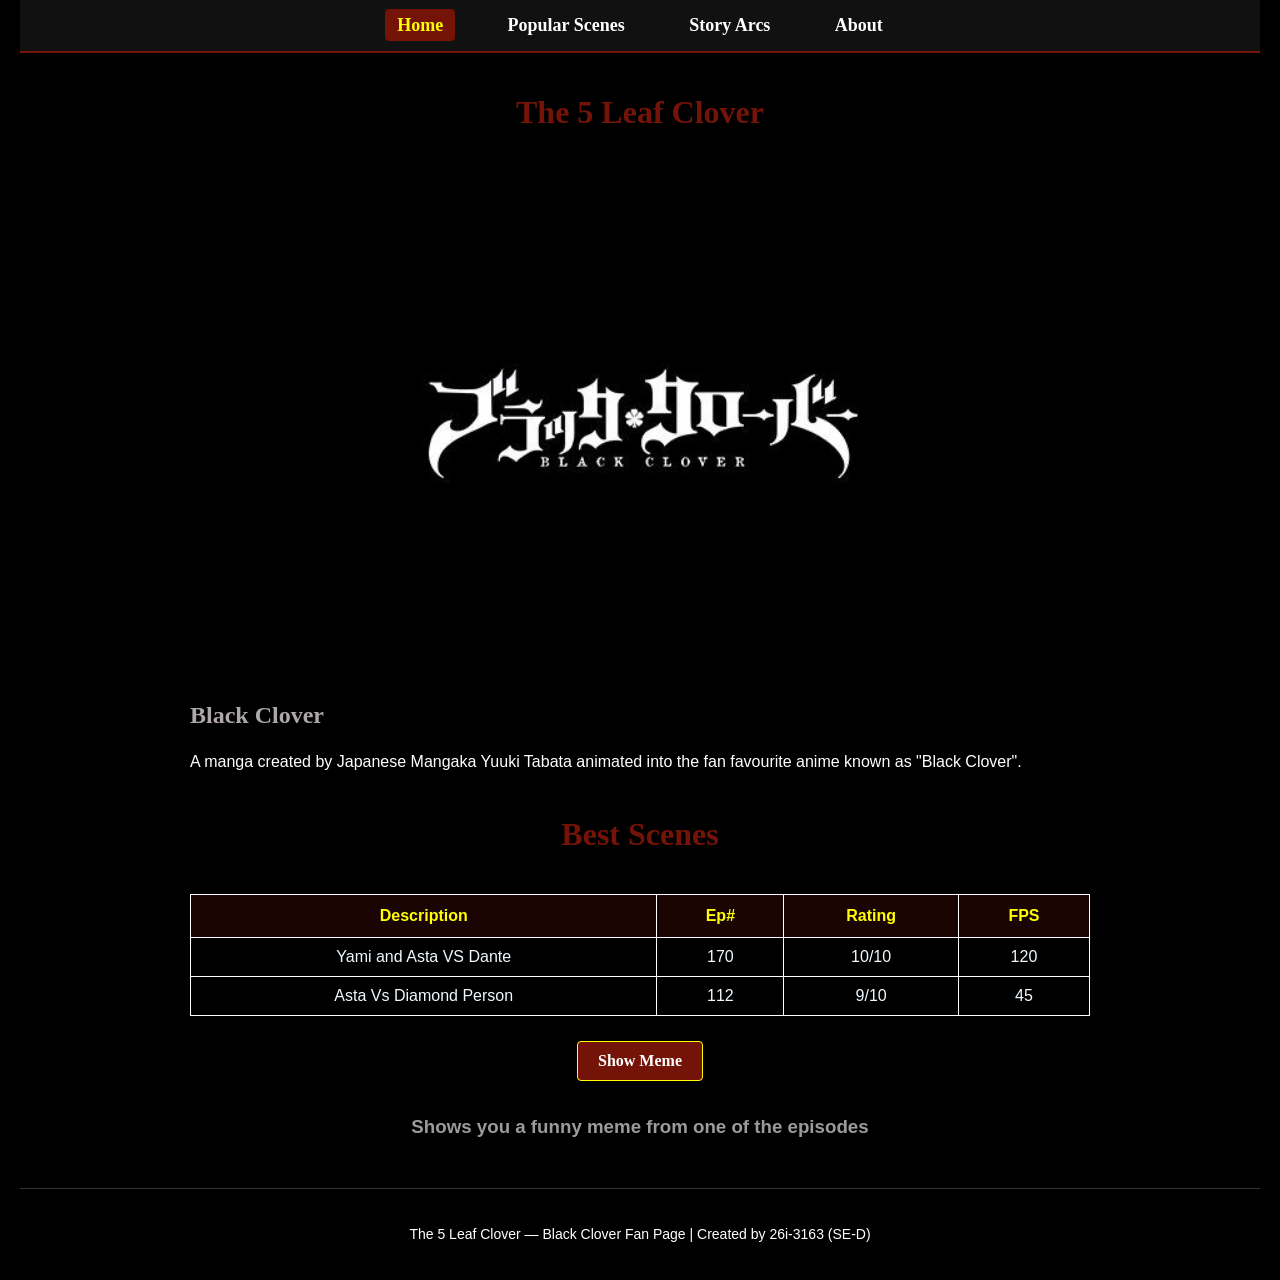
<file: index.html>
<!-- Roll Number: 26i-3163 | Section: SE-D -->
<!DOCTYPE html>
<html lang="en">
<head>
  <meta charset="UTF-8">
  <meta name="viewport" content="width=device-width, initial-scale=1.0">
  <title> - The 5 Leaf Clover - | Home</title>
  <link rel="stylesheet" href="style.css">
</head>
<body>

  <nav>
    <a href="index.html" class="active">Home</a>
    <a href="scenes.html">Popular Scenes</a>
    <a href="arcs.html">Story Arcs</a>
    <a href="about.html">About</a>
  </nav>

  <div class="content-box">
    <h1>The 5 Leaf Clover</h1>

    <div class="logo-container">
      <img src="LogoBlackCloverr.jpg" alt="Black Clover Logo" width="500" height="500">
    </div>

    <h2>Black Clover</h2>
    <p>A manga created by Japanese Mangaka Yuuki Tabata animated into the fan favourite anime known as "Black Clover".</p>

    <h1>Best Scenes</h1>

    <table>
      <tr>
        <th>Description</th>
        <th>Ep#</th>
        <th>Rating</th>
        <th>FPS</th>
      </tr>
      <tr>
        <td>Yami and Asta VS Dante</td>
        <td>170</td>
        <td>10/10</td>
        <td>120</td>
      </tr>
      <tr>
        <td>Asta Vs Diamond Person</td>
        <td>112</td>
        <td>9/10</td>
        <td>45</td>
      </tr>
    </table>

    <div class="btn-container">
      <button onclick="Meme()">Show Meme</button>
    </div>

    <h3>Shows you a funny meme from one of the episodes</h3>
  </div>

  <footer>
    <p>The 5 Leaf Clover &mdash; Black Clover Fan Page | Created by 26i-3163 (SE-D)</p>
  </footer>

  <script src="script1.js"></script>
</body>
</html>
</file>
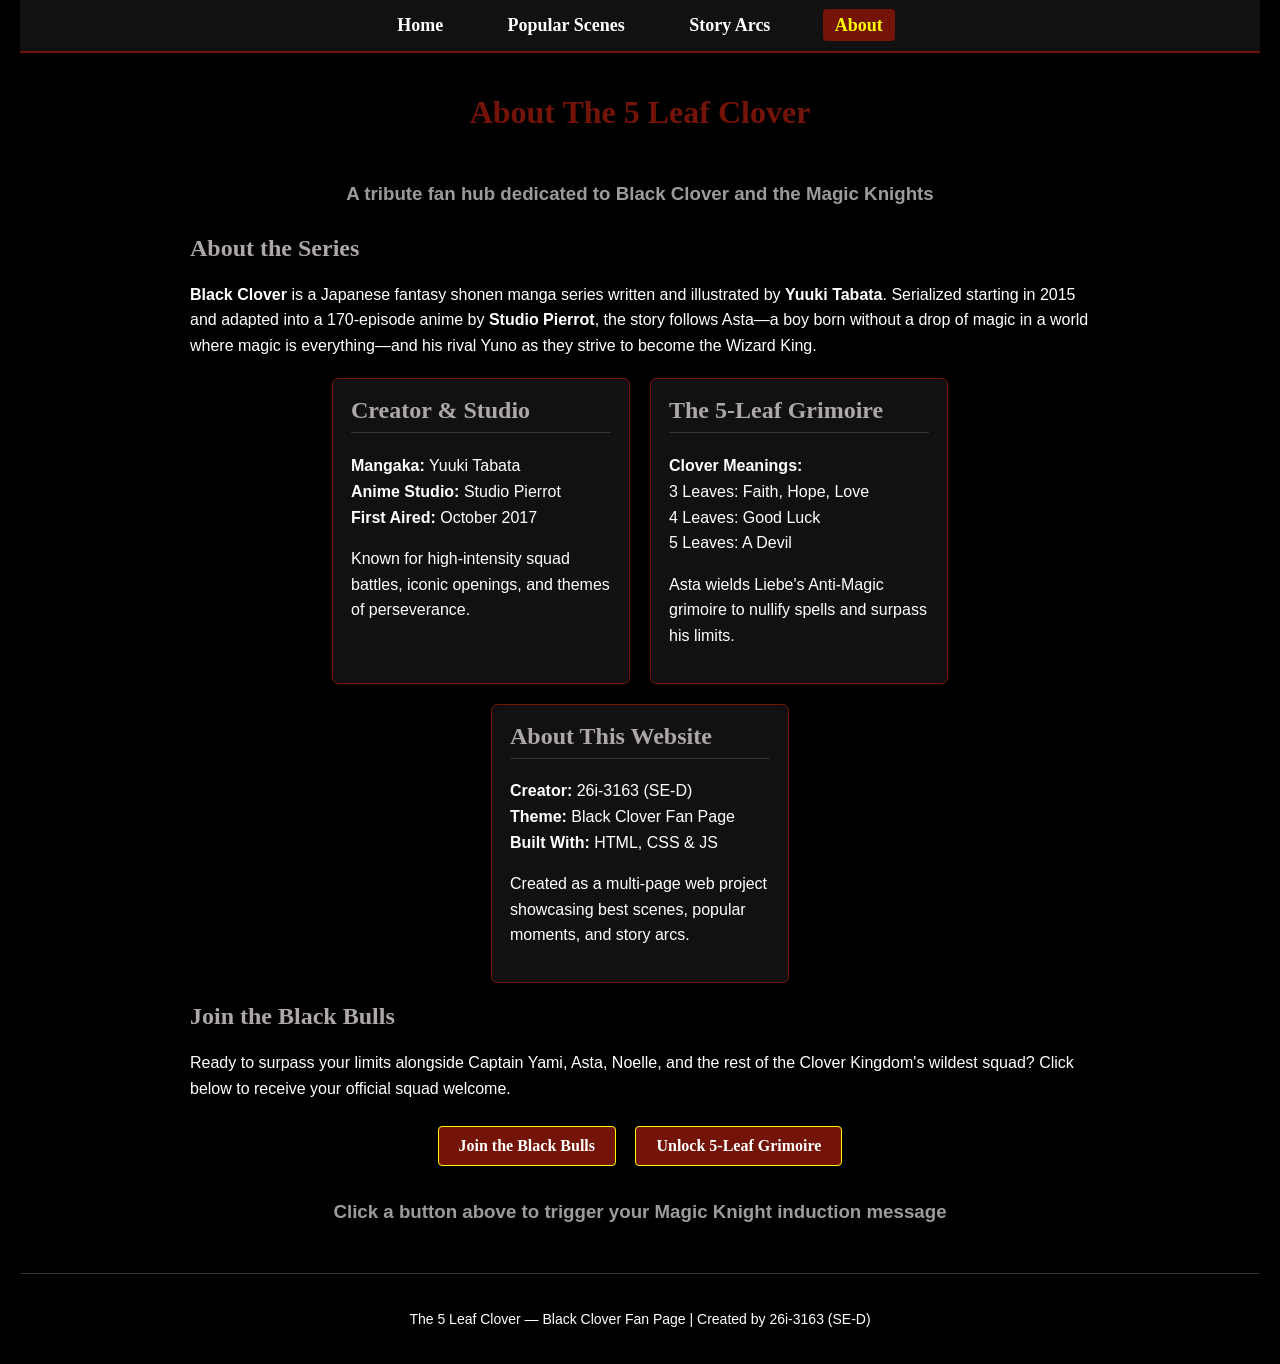
<file: about.html>
<!-- Roll Number: 26i-3163 | Section: SE-D -->
<!DOCTYPE html>
<html lang="en">
<head>
  <meta charset="UTF-8">
  <meta name="viewport" content="width=device-width, initial-scale=1.0">
  <title>The 5 Leaf Clover | About</title>
  <link rel="stylesheet" href="style.css">
</head>
<body>

  <nav>
    <a href="index.html">Home</a>
    <a href="scenes.html">Popular Scenes</a>
    <a href="arcs.html">Story Arcs</a>
    <a href="about.html" class="active">About</a>
  </nav>

  <div class="content-box">
    <h1>About The 5 Leaf Clover</h1>
    <h3>A tribute fan hub dedicated to Black Clover and the Magic Knights</h3>

    <h2>About the Series</h2>
    <p><strong>Black Clover</strong> is a Japanese fantasy shonen manga series written and illustrated by <strong>Yuuki Tabata</strong>. Serialized starting in 2015 and adapted into a 170-episode anime by <strong>Studio Pierrot</strong>, the story follows Asta—a boy born without a drop of magic in a world where magic is everything—and his rival Yuno as they strive to become the Wizard King.</p>

    <div class="card-grid">
      <div class="card">
        <h2>Creator &amp; Studio</h2>
        <p><strong>Mangaka:</strong> Yuuki Tabata<br><strong>Anime Studio:</strong> Studio Pierrot<br><strong>First Aired:</strong> October 2017</p>
        <p>Known for high-intensity squad battles, iconic openings, and themes of perseverance.</p>
      </div>

      <div class="card">
        <h2>The 5-Leaf Grimoire</h2>
        <p><strong>Clover Meanings:</strong><br>3 Leaves: Faith, Hope, Love<br>4 Leaves: Good Luck<br>5 Leaves: A Devil</p>
        <p>Asta wields Liebe's Anti-Magic grimoire to nullify spells and surpass his limits.</p>
      </div>

      <div class="card">
        <h2>About This Website</h2>
        <p><strong>Creator:</strong> 26i-3163 (SE-D)<br><strong>Theme:</strong> Black Clover Fan Page<br><strong>Built With:</strong> HTML, CSS &amp; JS</p>
        <p>Created as a multi-page web project showcasing best scenes, popular moments, and story arcs.</p>
      </div>
    </div>

    <h2>Join the Black Bulls</h2>
    <p>Ready to surpass your limits alongside Captain Yami, Asta, Noelle, and the rest of the Clover Kingdom's wildest squad? Click below to receive your official squad welcome.</p>

    <div class="btn-container">
      <button onclick="joinSquad()">Join the Black Bulls</button>
      <button onclick="showGrimoire()" style="margin-left: 15px;">Unlock 5-Leaf Grimoire</button>
    </div>

    <h3>Click a button above to trigger your Magic Knight induction message</h3>
  </div>

  <footer>
    <p>The 5 Leaf Clover &mdash; Black Clover Fan Page | Created by 26i-3163 (SE-D)</p>
  </footer>

  <script src="script1.js"></script>
</body>
</html>
</file>
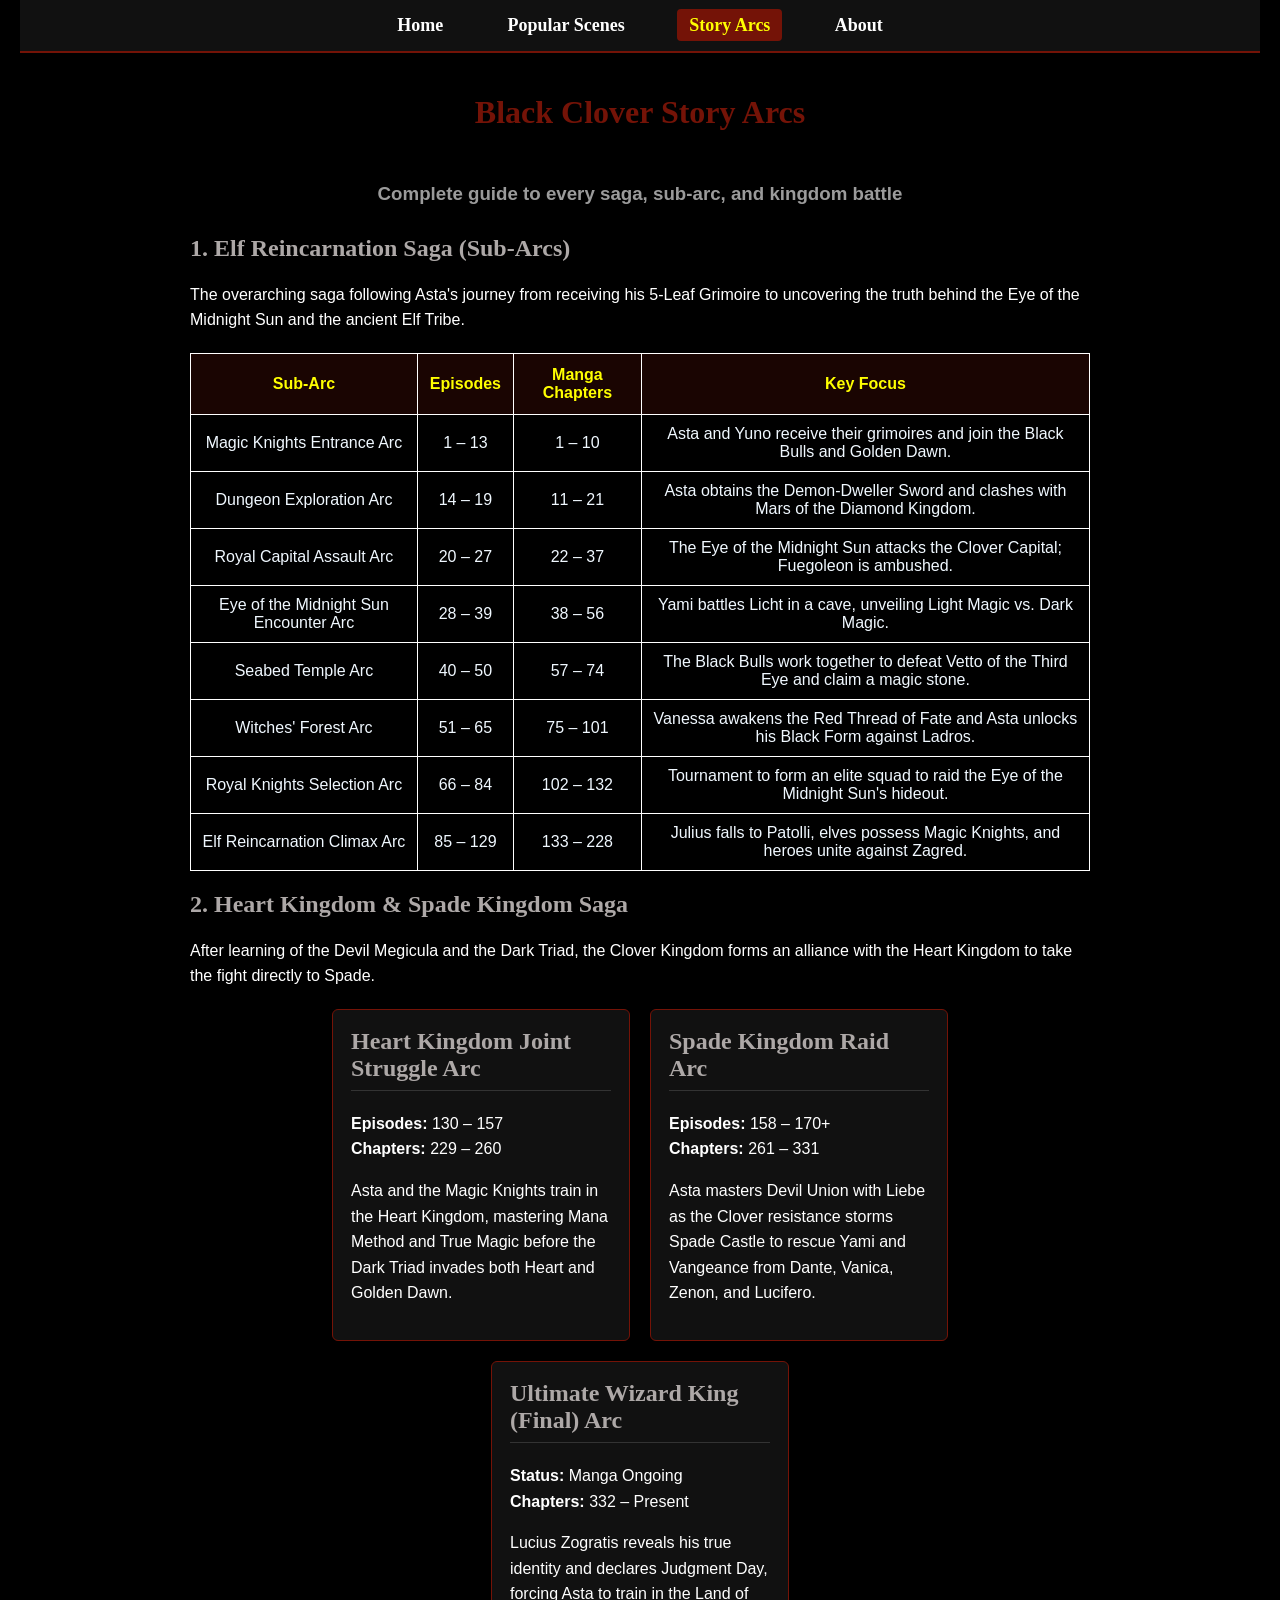
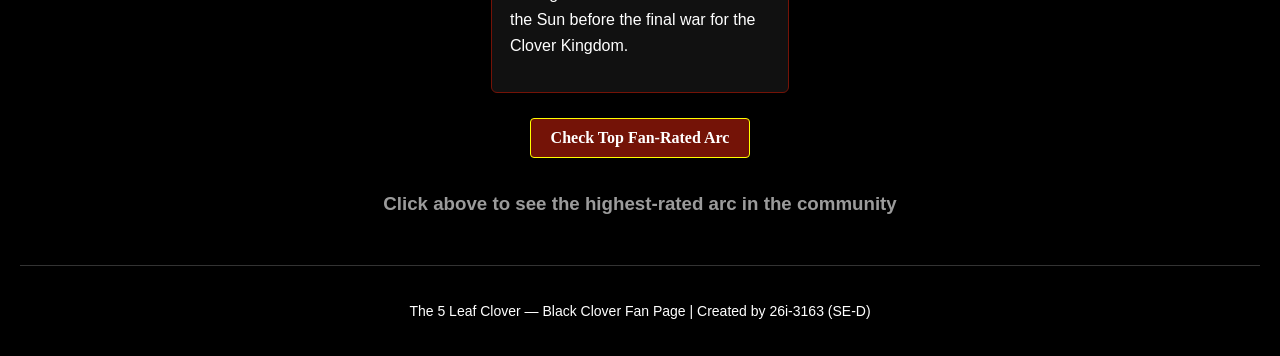
<file: arcs.html>
<!-- Roll Number: 26i-3163 | Section: SE-D -->
<!DOCTYPE html>
<html lang="en">
<head>
  <meta charset="UTF-8">
  <meta name="viewport" content="width=device-width, initial-scale=1.0">
  <title>The 5 Leaf Clover | Story Arcs</title>
  <link rel="stylesheet" href="style.css">
</head>
<body>

  <nav>
    <a href="index.html">Home</a>
    <a href="scenes.html">Popular Scenes</a>
    <a href="arcs.html" class="active">Story Arcs</a>
    <a href="about.html">About</a>
  </nav>

  <div class="content-box">
    <h1>Black Clover Story Arcs</h1>
    <h3>Complete guide to every saga, sub-arc, and kingdom battle</h3>

    <h2>1. Elf Reincarnation Saga (Sub-Arcs)</h2>
    <p>The overarching saga following Asta's journey from receiving his 5-Leaf Grimoire to uncovering the truth behind the Eye of the Midnight Sun and the ancient Elf Tribe.</p>

    <table>
      <tr>
        <th>Sub-Arc</th>
        <th>Episodes</th>
        <th>Manga Chapters</th>
        <th>Key Focus</th>
      </tr>
      <tr>
        <td>Magic Knights Entrance Arc</td>
        <td>1 &ndash; 13</td>
        <td>1 &ndash; 10</td>
        <td>Asta and Yuno receive their grimoires and join the Black Bulls and Golden Dawn.</td>
      </tr>
      <tr>
        <td>Dungeon Exploration Arc</td>
        <td>14 &ndash; 19</td>
        <td>11 &ndash; 21</td>
        <td>Asta obtains the Demon-Dweller Sword and clashes with Mars of the Diamond Kingdom.</td>
      </tr>
      <tr>
        <td>Royal Capital Assault Arc</td>
        <td>20 &ndash; 27</td>
        <td>22 &ndash; 37</td>
        <td>The Eye of the Midnight Sun attacks the Clover Capital; Fuegoleon is ambushed.</td>
      </tr>
      <tr>
        <td>Eye of the Midnight Sun Encounter Arc</td>
        <td>28 &ndash; 39</td>
        <td>38 &ndash; 56</td>
        <td>Yami battles Licht in a cave, unveiling Light Magic vs. Dark Magic.</td>
      </tr>
      <tr>
        <td>Seabed Temple Arc</td>
        <td>40 &ndash; 50</td>
        <td>57 &ndash; 74</td>
        <td>The Black Bulls work together to defeat Vetto of the Third Eye and claim a magic stone.</td>
      </tr>
      <tr>
        <td>Witches' Forest Arc</td>
        <td>51 &ndash; 65</td>
        <td>75 &ndash; 101</td>
        <td>Vanessa awakens the Red Thread of Fate and Asta unlocks his Black Form against Ladros.</td>
      </tr>
      <tr>
        <td>Royal Knights Selection Arc</td>
        <td>66 &ndash; 84</td>
        <td>102 &ndash; 132</td>
        <td>Tournament to form an elite squad to raid the Eye of the Midnight Sun's hideout.</td>
      </tr>
      <tr>
        <td>Elf Reincarnation Climax Arc</td>
        <td>85 &ndash; 129</td>
        <td>133 &ndash; 228</td>
        <td>Julius falls to Patolli, elves possess Magic Knights, and heroes unite against Zagred.</td>
      </tr>
    </table>

    <h2>2. Heart Kingdom &amp; Spade Kingdom Saga</h2>
    <p>After learning of the Devil Megicula and the Dark Triad, the Clover Kingdom forms an alliance with the Heart Kingdom to take the fight directly to Spade.</p>

    <div class="card-grid">
      <div class="card">
        <h2>Heart Kingdom Joint Struggle Arc</h2>
        <p><strong>Episodes:</strong> 130 &ndash; 157<br><strong>Chapters:</strong> 229 &ndash; 260</p>
        <p>Asta and the Magic Knights train in the Heart Kingdom, mastering Mana Method and True Magic before the Dark Triad invades both Heart and Golden Dawn.</p>
      </div>

      <div class="card">
        <h2>Spade Kingdom Raid Arc</h2>
        <p><strong>Episodes:</strong> 158 &ndash; 170+<br><strong>Chapters:</strong> 261 &ndash; 331</p>
        <p>Asta masters Devil Union with Liebe as the Clover resistance storms Spade Castle to rescue Yami and Vangeance from Dante, Vanica, Zenon, and Lucifero.</p>
      </div>

      <div class="card">
        <h2>Ultimate Wizard King (Final) Arc</h2>
        <p><strong>Status:</strong> Manga Ongoing<br><strong>Chapters:</strong> 332 &ndash; Present</p>
        <p>Lucius Zogratis reveals his true identity and declares Judgment Day, forcing Asta to train in the Land of the Sun before the final war for the Clover Kingdom.</p>
      </div>
    </div>

    <div class="btn-container">
      <button onclick="rateArc()">Check Top Fan-Rated Arc</button>
    </div>

    <h3>Click above to see the highest-rated arc in the community</h3>
  </div>

  <footer>
    <p>The 5 Leaf Clover &mdash; Black Clover Fan Page | Created by 26i-3163 (SE-D)</p>
  </footer>

  <script src="script1.js"></script>
</body>
</html>
</file>
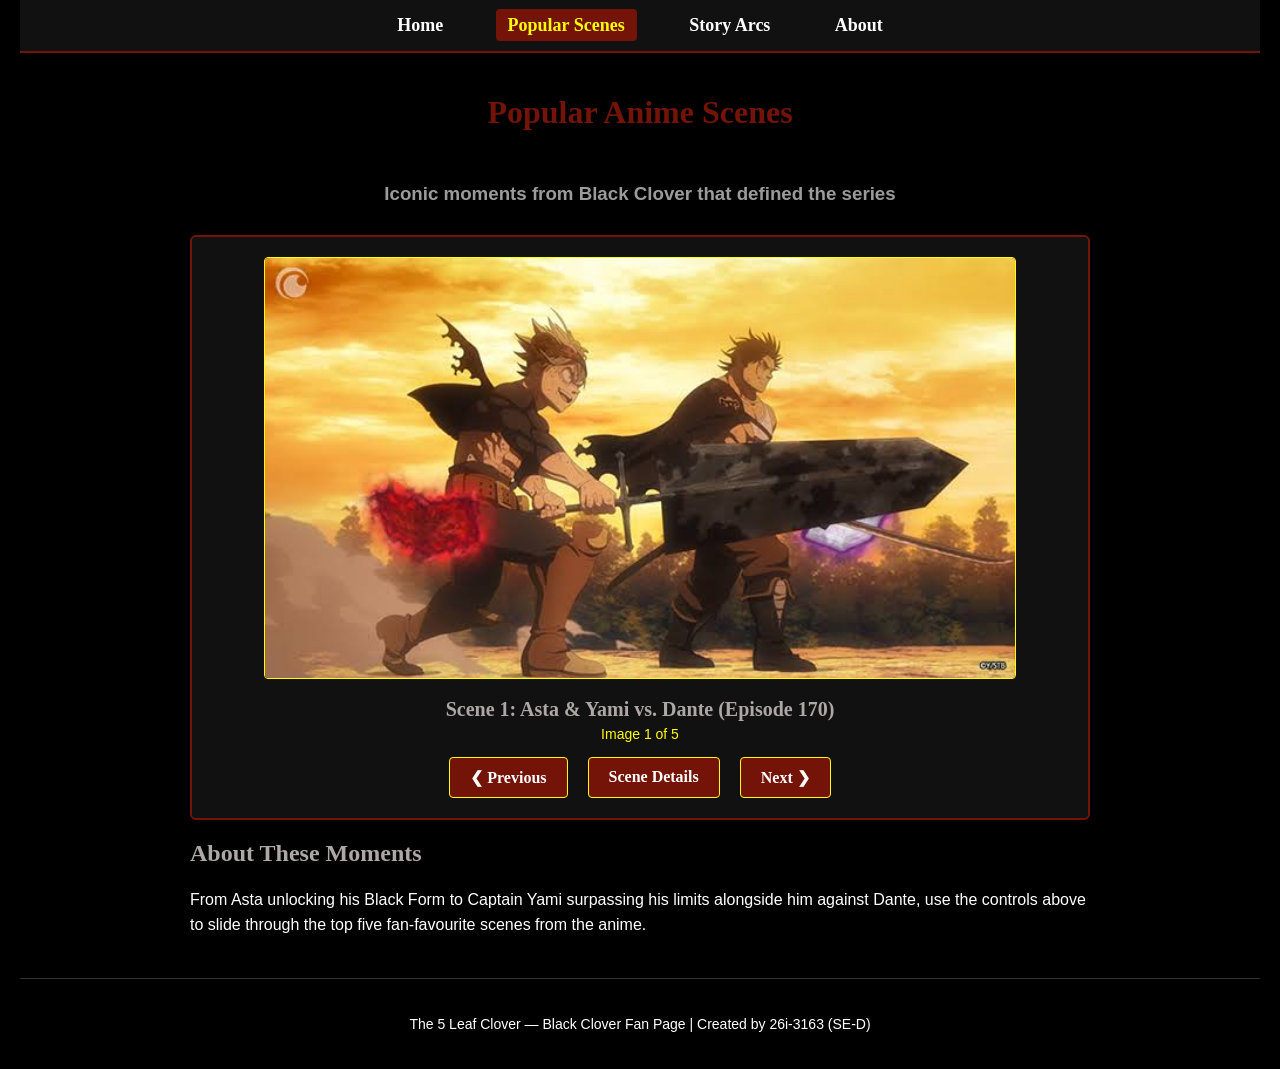
<file: scenes.html>
<!-- Roll Number: 26i-3163 | Section: SE-D -->
<!DOCTYPE html>
<html lang="en">
<head>
  <meta charset="UTF-8">
  <meta name="viewport" content="width=device-width, initial-scale=1.0">
  <title>The 5 Leaf Clover | Popular Scenes</title>
  <link rel="stylesheet" href="style.css">
</head>
<body>

  <nav>
    <a href="index.html">Home</a>
    <a href="scenes.html" class="active">Popular Scenes</a>
    <a href="arcs.html">Story Arcs</a>
    <a href="about.html">About</a>
  </nav>

  <div class="content-box">
    <h1>Popular Anime Scenes</h1>
    <h3>Iconic moments from Black Clover that defined the series</h3>

    <div class="slider-box">
      <img id="scene-img" src="pop1.jpg" alt="Scene 1: Asta & Yami vs. Dante (Episode 170)">
      <div id="scene-caption" class="slide-caption">Scene 1: Asta &amp; Yami vs. Dante (Episode 170)</div>
      <div id="scene-counter" class="slide-counter">Image 1 of 5</div>

      <div class="slider-controls">
        <button onclick="prevSlide()">&#10094; Previous</button>
        <button onclick="sceneAlert()">Scene Details</button>
        <button onclick="nextSlide()">Next &#10095;</button>
      </div>
    </div>

    <h2>About These Moments</h2>
    <p>From Asta unlocking his Black Form to Captain Yami surpassing his limits alongside him against Dante, use the controls above to slide through the top five fan-favourite scenes from the anime.</p>
  </div>

  <footer>
    <p>The 5 Leaf Clover &mdash; Black Clover Fan Page | Created by 26i-3163 (SE-D)</p>
  </footer>

  <script src="script1.js"></script>
</body>
</html>
</file>
<file: style.css>
/* Global Theme - The 5 Leaf Clover */
body {
  background-color: #000000;
  color: rgb(255, 255, 255);
  font-family: Arial, sans-serif;
  margin: 0;
  padding: 0 20px;
}

/* Navigation Bar */
nav {
  background-color: #111111;
  border-bottom: 2px solid rgb(116, 19, 7);
  padding: 15px 0;
  text-align: center;
  margin-bottom: 20px;
}

nav a {
  color: rgb(255, 255, 255);
  text-decoration: none;
  font-family: 'Sitka Heading', serif;
  font-size: 18px;
  font-weight: bold;
  margin: 0 18px;
  padding: 6px 12px;
  border-radius: 4px;
}

nav a:hover,
nav a.active {
  background-color: rgb(116, 19, 7);
  color: yellow;
}

/* Headings */
h1 {
  color: rgb(116, 19, 7);
  padding: 20px;
  font-family: 'Sitka Heading', serif;
  font-weight: bold;
  text-align: center;
}

h2 {
  color: rgb(173, 168, 167);
  font-family: 'Sitka Heading', serif;
  font-weight: bold;
}

h3 {
  color: rgb(155, 155, 155);
  padding: 10px 20px;
  text-align: center;
}

p {
  color: rgb(255, 255, 255);
  line-height: 1.6;
}

/* Centered Logo & Images */
.logo-container {
  text-align: center;
  margin: 10px 0 25px 0;
}

.logo-container img {
  max-width: 100%;
  height: auto;
}

/* Tables */
table {
  width: 100%;
  margin: 20px 0;
  border-collapse: collapse;
}

table, th, td {
  color: aliceblue;
  border: 1px solid rgb(255, 255, 255);
}

th {
  color: yellow;
  padding: 12px;
  background-color: #1a0502;
}

td {
  text-align: center;
  padding: 10px;
}

/* Cards / Sections for multi-page layout */
.content-box {
  max-width: 900px;
  margin: 0 auto 30px auto;
}

.card-grid {
  display: flex;
  flex-wrap: wrap;
  gap: 20px;
  justify-content: center;
  margin: 20px 0;
}

.card {
  background-color: #111111;
  border: 1px solid rgb(116, 19, 7);
  border-radius: 6px;
  padding: 18px;
  width: 260px;
}

.card h2 {
  margin-top: 0;
  border-bottom: 1px solid #333;
  padding-bottom: 8px;
}

/* Buttons */
.btn-container {
  text-align: center;
  margin: 25px 0;
}

button {
  background-color: rgb(116, 19, 7);
  color: white;
  border: 1px solid yellow;
  padding: 10px 20px;
  font-family: 'Sitka Heading', serif;
  font-size: 16px;
  font-weight: bold;
  cursor: pointer;
  border-radius: 4px;
}

button:hover {
  background-color: #9e1a0a;
  color: yellow;
}

/* Footer */
footer {
  border-top: 1px solid #333;
  margin-top: 40px;
  padding: 20px 0;
  text-align: center;
  color: rgb(155, 155, 155);
  font-size: 14px;
}


/* Scene Slider */
.slider-box {
  background-color: #111111;
  border: 2px solid rgb(116, 19, 7);
  border-radius: 6px;
  padding: 20px;
  text-align: center;
  margin: 20px 0;
}

.slider-box img {
  width: 100%;
  max-width: 750px;
  height: 420px;
  object-fit: cover;
  border: 1px solid yellow;
  border-radius: 4px;
}

.slide-caption {
  color: rgb(173, 168, 167);
  font-family: 'Sitka Heading', serif;
  font-size: 20px;
  font-weight: bold;
  margin: 15px 0 5px 0;
}

.slide-counter {
  color: yellow;
  font-size: 14px;
  margin-bottom: 15px;
}

.slider-controls {
  display: flex;
  justify-content: center;
  gap: 20px;
  margin-top: 10px;
}
</file>
